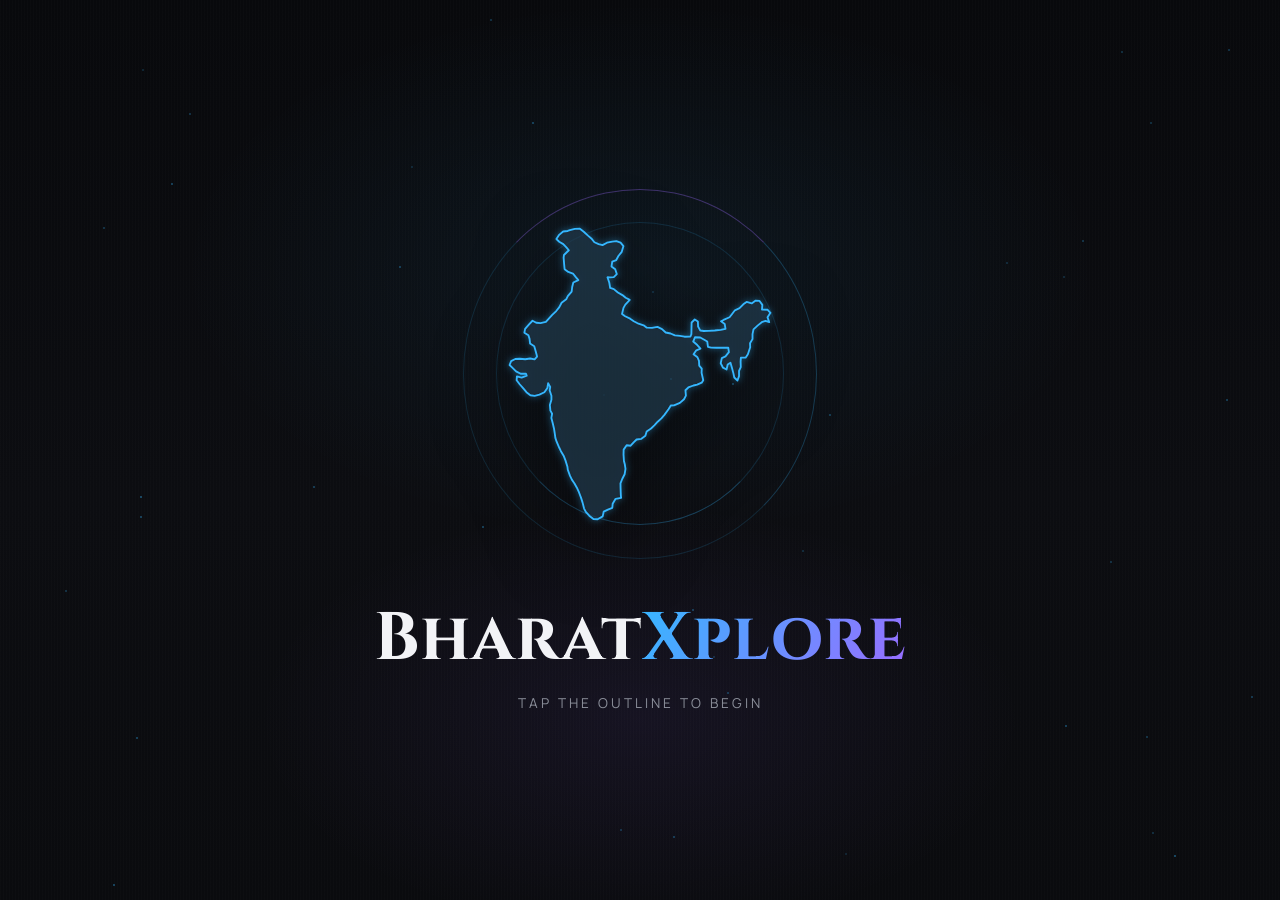
<file: index.html>
<!DOCTYPE html>
<html lang="en">
<head>
<meta charset="UTF-8">
<meta name="viewport" content="width=device-width, initial-scale=1.0">
<title>BharatXplore</title>
<link rel="preconnect" href="https://fonts.googleapis.com">
<link rel="preconnect" href="https://fonts.gstatic.com" crossorigin>
<link href="https://fonts.googleapis.com/css2?family=Cinzel:wght@600;700;800&family=Manrope:wght@400;500;600;700&display=swap" rel="stylesheet">
<link rel="stylesheet" href="index.css">
</head>
<body>

<div class="stage" id="stage">

  <!-- ambient floating particles -->
  <div class="particles" id="particles"></div>

  <!-- SCREEN 1: SPLASH -->
  <section class="screen" id="splash">
    <div class="map-wrap" id="mapWrap">
      <div class="ring ring-outer"></div>
      <div class="ring ring-inner"></div>

      <svg class="india-svg" id="indiaSvg" viewBox="0 0 480 640" fill="none">
        <path id="indiaPath" class="india-path"
          d="M 127.3 69.1 L 118.7 71.2 L 114.9 72.6 L 107.1 73.5 L 100.2 79.3 L 95.4 86.6 L 100.3 91.3 L 107.3 95.3 L 113.1 101.4 L 116.9 105.9 L 108.5 114.1 L 107.9 118.9 L 108.8 130.2 L 109.6 138.7 L 116.0 143.5 L 124.0 146.2 L 129.0 152.5 L 133.4 157.6 L 124.7 161.7 L 122.7 169.5 L 121.8 177.4 L 115.1 185.2 L 112.4 190.8 L 104.4 196.7 L 100.5 204.4 L 95.1 211.1 L 88.2 217.8 L 82.7 223.9 L 77.2 230.0 L 68.0 232.0 L 60.5 231.4 L 54.1 227.9 L 48.1 234.3 L 41.3 242.0 L 40.0 248.5 L 47.0 253.1 L 49.0 259.3 L 49.9 267.4 L 57.1 272.0 L 59.7 281.0 L 62.0 289.9 L 57.7 294.6 L 50.1 293.2 L 41.5 294.5 L 32.1 293.7 L 24.3 294.1 L 17.1 297.7 L 14.4 304.4 L 19.6 309.4 L 25.6 315.4 L 33.6 319.6 L 42.8 319.5 L 44.1 323.0 L 35.3 326.1 L 27.1 324.2 L 26.6 330.8 L 31.9 337.7 L 37.8 344.5 L 43.6 351.5 L 50.4 356.8 L 57.8 357.7 L 66.0 355.6 L 74.6 351.6 L 79.8 344.2 L 81.1 335.9 L 84.7 342.2 L 83.8 348.4 L 86.8 357.7 L 86.8 364.4 L 84.1 373.6 L 85.0 383.3 L 88.0 388.7 L 86.7 396.0 L 89.1 405.3 L 91.2 414.2 L 92.4 421.6 L 93.6 430.5 L 96.0 437.6 L 100.4 447.6 L 103.2 453.5 L 108.4 462.4 L 111.1 469.4 L 114.5 480.4 L 115.1 485.6 L 119.0 496.3 L 122.4 503.1 L 126.7 509.3 L 130.6 516.3 L 134.4 524.5 L 137.8 533.4 L 140.7 542.5 L 143.3 552.8 L 146.3 558.6 L 152.2 565.1 L 159.4 570.9 L 166.7 571.2 L 175.5 566.2 L 177.2 558.0 L 184.5 554.5 L 192.1 551.4 L 192.7 544.5 L 197.8 535.9 L 207.3 534.2 L 206.8 529.0 L 206.4 517.9 L 206.2 509.2 L 209.4 501.2 L 213.4 493.4 L 214.9 484.2 L 213.8 476.6 L 212.2 470.4 L 211.5 459.4 L 211.7 450.8 L 216.9 443.2 L 223.8 444.1 L 229.4 438.0 L 234.1 433.3 L 242.4 432.1 L 249.3 426.9 L 251.5 419.3 L 259.1 414.3 L 265.2 408.4 L 270.6 402.5 L 277.0 396.8 L 282.2 390.7 L 289.6 380.6 L 293.3 374.5 L 298.8 374.3 L 309.0 370.0 L 316.1 363.7 L 319.4 357.3 L 318.6 348.1 L 323.6 343.3 L 332.4 339.9 L 338.9 338.3 L 346.7 335.0 L 349.4 330.7 L 346.5 318.1 L 346.8 310.7 L 342.4 305.4 L 342.0 297.3 L 339.4 291.0 L 332.6 285.7 L 337.4 279.0 L 344.6 276.0 L 339.1 269.9 L 332.0 263.8 L 335.2 256.4 L 344.2 256.9 L 351.9 261.3 L 356.3 263.7 L 357.6 273.0 L 363.1 274.4 L 371.9 274.6 L 384.0 274.6 L 392.7 274.6 L 393.8 282.3 L 387.9 289.4 L 381.6 292.4 L 379.6 301.5 L 383.6 309.1 L 389.7 312.2 L 391.7 303.6 L 396.5 300.5 L 398.9 308.8 L 401.6 318.9 L 403.1 326.0 L 408.6 331.3 L 411.3 323.6 L 411.3 314.8 L 414.3 308.0 L 414.0 298.6 L 414.5 291.6 L 422.6 291.8 L 426.6 285.8 L 430.6 273.7 L 430.3 266.8 L 434.6 259.7 L 434.6 251.0 L 436.3 242.9 L 443.8 235.9 L 451.7 229.7 L 457.1 228.2 L 463.5 230.3 L 460.6 222.0 L 465.6 214.1 L 460.8 208.9 L 451.0 208.4 L 451.6 200.4 L 446.8 193.6 L 440.1 193.0 L 433.2 197.9 L 424.3 195.4 L 418.7 199.4 L 412.2 206.2 L 404.2 209.8 L 399.0 216.6 L 394.9 221.8 L 384.6 226.5 L 380.1 228.9 L 386.6 233.7 L 387.9 242.0 L 379.6 243.6 L 369.4 244.8 L 359.0 245.5 L 350.4 245.6 L 344.3 244.7 L 340.5 238.0 L 340.1 229.3 L 334.7 225.8 L 329.3 230.9 L 329.1 239.6 L 328.9 251.1 L 327.3 255.1 L 316.9 255.5 L 309.1 254.0 L 300.3 253.2 L 292.8 249.9 L 284.4 248.2 L 278.1 242.3 L 270.2 238.6 L 260.7 240.2 L 251.8 239.8 L 246.2 235.8 L 237.4 233.0 L 229.2 228.7 L 222.9 224.3 L 214.2 220.1 L 208.9 216.2 L 211.4 205.6 L 214.6 200.0 L 222.3 191.9 L 215.2 188.2 L 209.5 183.5 L 201.7 179.0 L 194.7 173.2 L 188.4 171.2 L 186.9 162.2 L 183.7 152.7 L 188.0 152.8 L 194.6 152.4 L 199.9 147.3 L 197.1 138.9 L 190.7 134.0 L 192.0 125.6 L 198.9 122.9 L 202.6 115.9 L 208.4 108.7 L 211.3 98.9 L 206.4 92.9 L 199.1 90.1 L 192.2 90.9 L 182.9 92.9 L 175.2 97.0 L 168.4 95.2 L 161.1 92.1 L 155.8 85.5 L 150.0 80.7 L 142.7 73.9 L 136.0 68.8 Z"
        />
      </svg>
    </div>

    <h1 class="title" id="title">Bharat<span>Xplore</span></h1>
    <p class="subtitle" id="subtitle">Tap the outline to begin</p>
  </section>

</div>

<script src="index.js"></script>
</body>
</html>
</file>
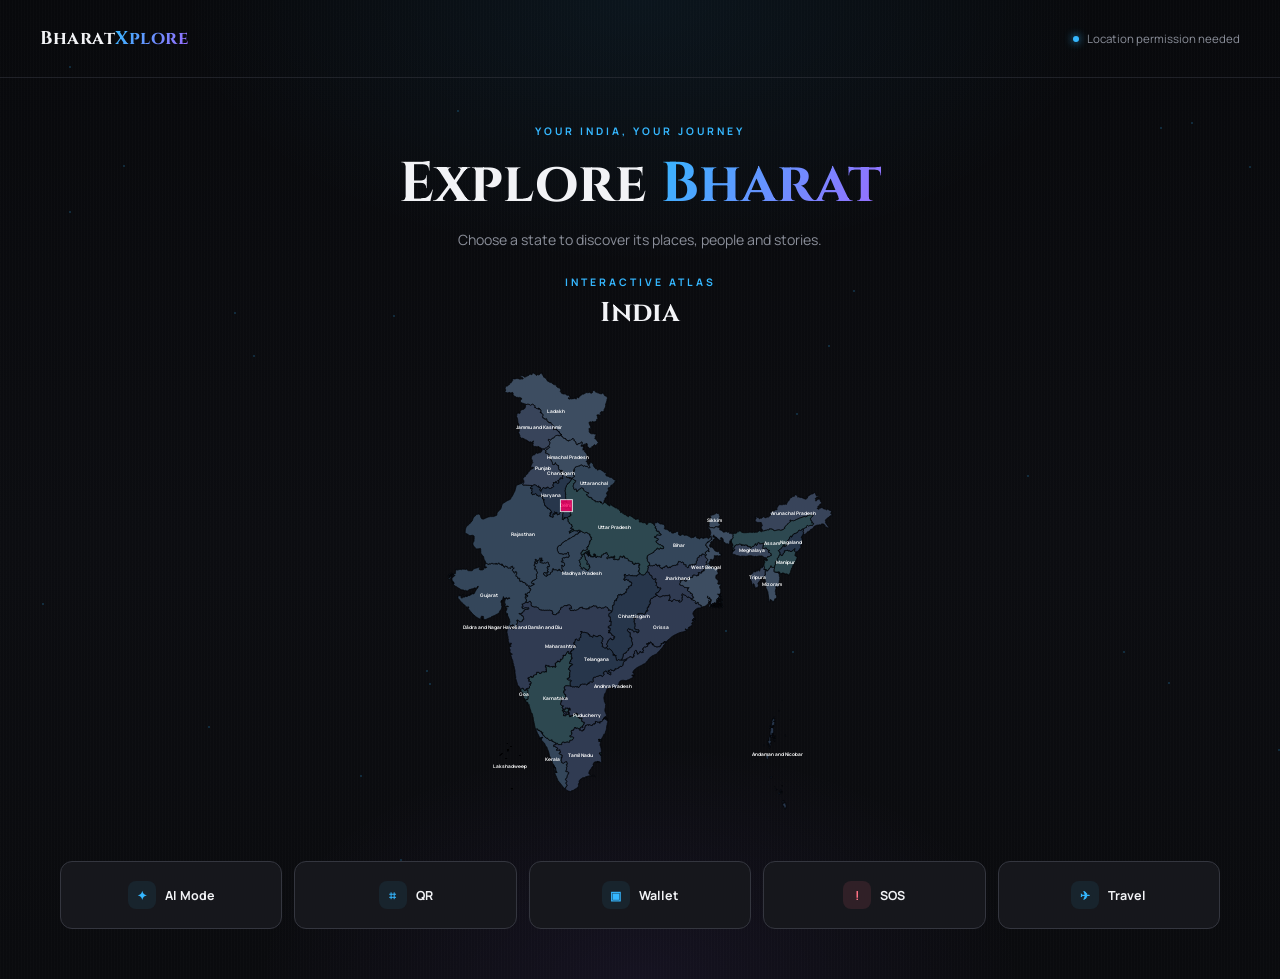
<file: Dashboard.html>
<!DOCTYPE html>
<html lang="en">

<head>
    <meta charset="UTF-8">
    <meta name="viewport" content="width=device-width, initial-scale=1.0">

    <title>BharatXplore | Dashboard</title>

    <!-- Google Fonts -->
    <link rel="preconnect" href="https://fonts.googleapis.com">
    <link rel="preconnect" href="https://fonts.gstatic.com" crossorigin>

    <link
        href="https://fonts.googleapis.com/css2?family=Cinzel:wght@600;700;800&family=Manrope:wght@400;500;600;700&display=swap"
        rel="stylesheet"
    >

    <!-- Dashboard CSS -->
    <link rel="stylesheet" href="dashboard.css">
</head>


<body>

<div class="stage">

    <!-- Background particles -->
    <div class="particles" id="particles"></div>


    <!-- =========================
         TOP BAR
    ========================== -->

    <header class="topbar">

        <!-- Brand -->
        <a class="brand" href="index.html">
            Bharat<span>Xplore</span>
        </a>


        <!-- Current Location -->
        <div class="location-status" aria-live="polite">

            <span class="status-dot"></span>

            <span id="locationText">
                Requesting your location...
            </span>

        </div>

    </header>



    <!-- =========================
         DASHBOARD
    ========================== -->

    <main class="dashboard">


        <!-- =========================
             INTRO
        ========================== -->

        <section class="intro">

            <p class="eyebrow">
                YOUR INDIA, YOUR JOURNEY
            </p>

            <h1>
                Explore <span>Bharat</span>
            </h1>

            <p class="intro-copy">
                Choose a state to discover its places, people and stories.
            </p>

        </section>



        <!-- =========================
             INDIA MAP
        ========================== -->

        <section
            class="explorer"
            aria-label="India state explorer"
        >

            <div class="map-heading">

                <div>

                    <p class="map-kicker">
                        INTERACTIVE ATLAS
                    </p>

                    <h2>
                        India
                    </h2>

                </div>


                <!-- Hidden location button
                     kept because Dashboard.js uses it -->

                <button
                    class="locate-button"
                    id="locateButton"
                    type="button"
                >
                    Use my location
                </button>

            </div>



            <!-- MAP -->

            <div class="map-shell">

                <div
                    id="map"
                    aria-label="Map of India with clickable states"
                ></div>

            </div>

        </section>



        <!-- =========================
             FIVE MAIN FEATURES
        ========================== -->

        <nav
            class="feature-nav"
            aria-label="BharatXplore features"
        >


            <!-- 1. AI MODE -->

            <button
                class="feature-button"
                data-feature="AI Mode"
                type="button"
            >

                <span class="feature-icon">
                    ✦
                </span>

                <span>
                    AI Mode
                </span>

            </button>



            <!-- 2. QR -->

            <button
                class="feature-button"
                data-feature="QR"
                type="button"
            >

                <span class="feature-icon">
                    ⌗
                </span>

                <span>
                    QR
                </span>

            </button>



            <!-- 3. WALLET -->

            <button
                class="feature-button"
                data-feature="Wallet"
                type="button"
            >

                <span class="feature-icon">
                    ▣
                </span>

                <span>
                    Wallet
                </span>

            </button>



            <!-- 4. SOS -->

            <button
                class="feature-button feature-sos"
                data-feature="SOS"
                type="button"
            >

                <span class="feature-icon">
                    !
                </span>

                <span>
                    SOS
                </span>

            </button>



            <!-- 5. TRAVEL -->

            <button
                class="feature-button"
                data-feature="Travel"
                type="button"
            >

                <span class="feature-icon">
                    ✈
                </span>

                <span>
                    Travel
                </span>

            </button>


        </nav>


    </main>



    <!-- =========================
         DEMO POPUP
    ========================== -->

    <div
        class="demo-overlay"
        id="demoOverlay"
        hidden
    >

        <div
            class="demo-box"
            role="dialog"
            aria-modal="true"
            aria-labelledby="demoTitle"
        >


            <!-- Close -->

            <button
                class="close-button"
                id="closeDemo"
                type="button"
                aria-label="Close"
            >
                ×
            </button>



            <p class="map-kicker">
                BHARATXPLORE DEMO
            </p>



            <h2 id="demoTitle">
                BharatXplore Demo
            </h2>



            <p id="demoText">
                This experience is ready for the next step.
            </p>


        </div>

    </div>


</div>



<!-- =========================
     MAP DATA
========================== -->

<script src="mapdata.js"></script>


<!-- =========================
     DASHBOARD JAVASCRIPT
========================== -->

<script src="dashboard.js"></script>


<!-- =========================
     SIMPLEMAPS INDIA MAP
========================== -->

<script src="countrymap.js"></script>


</body>
</html>
</file>
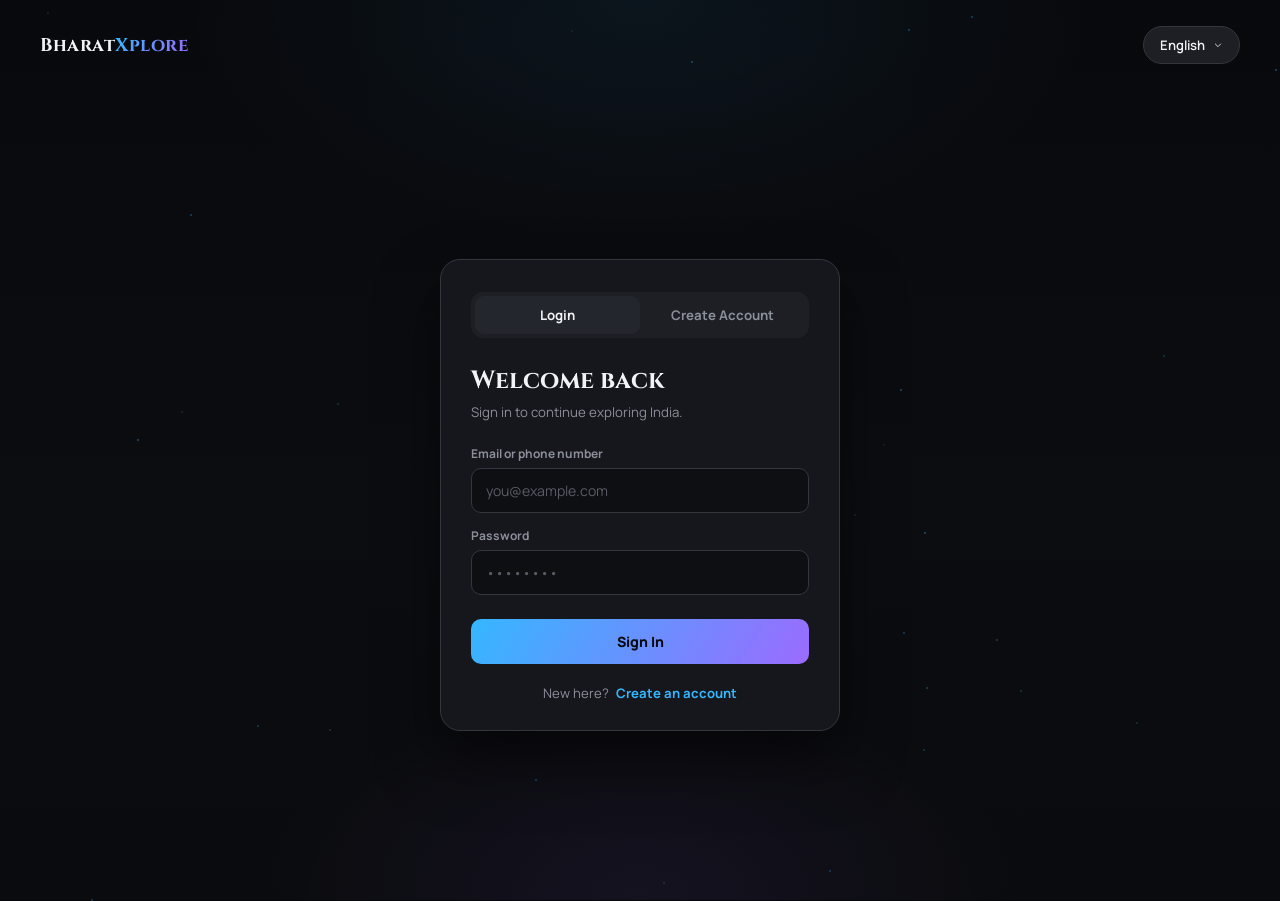
<file: Login.html>
<!DOCTYPE html>
<html lang="en">
<head>
<meta charset="UTF-8">
<meta name="viewport" content="width=device-width, initial-scale=1.0">
<title>BharatXplore — Sign In</title>
<link rel="preconnect" href="https://fonts.googleapis.com">
<link rel="preconnect" href="https://fonts.gstatic.com" crossorigin>
<link href="https://fonts.googleapis.com/css2?family=Cinzel:wght@600;700;800&family=Manrope:wght@400;500;600;700&display=swap" rel="stylesheet">
<link rel="stylesheet" href="login.css">
</head>
<body>

<div class="stage">
  <div class="particles" id="particles"></div>

  <!-- top bar -->
  <header class="topbar">
    <div class="brand">Bharat<span>Xplore</span></div>

    <div class="lang-wrap">
      <button class="lang-btn" id="langBtn">
        <span id="langLabel">English</span>
        <svg width="10" height="10" viewBox="0 0 24 24" fill="none" stroke="currentColor" stroke-width="2"><path d="M19 9l-7 7-7-7"/></svg>
      </button>
      <div class="lang-menu" id="langMenu"></div>
    </div>
  </header>

  <!-- auth card -->
  <main class="auth-wrap">
    <div class="auth-card">

      <div class="tabs">
        <button class="tab active" id="tabLogin" data-i18n="tabLogin">Login</button>
        <button class="tab" id="tabSignup" data-i18n="tabSignup">Create Account</button>
      </div>

      <!-- LOGIN FORM -->
      <form class="form active" id="loginForm">
        <h1 class="form-title" data-i18n="loginTitle">Welcome back</h1>
        <p class="form-sub" data-i18n="loginSub">Sign in to continue exploring India.</p>

        <label class="field-label" data-i18n="emailLabel">Email or phone number</label>
        <input class="field-input" type="text" placeholder="you@example.com" required>

        <label class="field-label" data-i18n="passLabel">Password</label>
        <input class="field-input" type="password" placeholder="••••••••" required>

        <button type="submit" class="submit-btn" data-i18n="signinBtn">Sign In</button>
      </form>

      <!-- CREATE ACCOUNT FORM -->
      <form class="form" id="signupForm">
        <h1 class="form-title" data-i18n="signupTitle">Create your account</h1>
        <p class="form-sub" data-i18n="signupSub">Join to save trips and unlock village passes.</p>

        <label class="field-label" data-i18n="nameLabel">Full name</label>
        <input class="field-input" type="text" placeholder="Jaanu" required>

        <label class="field-label" data-i18n="emailLabel">Email or phone number</label>
        <input class="field-input" type="text" placeholder="you@example.com" required>

        <label class="field-label" data-i18n="passLabel">Password</label>
        <input class="field-input" type="password" placeholder="••••••••" required>

        <label class="field-label" data-i18n="confirmLabel">Confirm password</label>
        <input class="field-input" type="password" placeholder="••••••••" required>

        <button type="submit" class="submit-btn" data-i18n="createBtn">Create Account</button>
      </form>

      <p class="switch-line">
        <span id="switchText" data-i18n="switchToSignup">New here?</span>
        <a id="switchLink" data-i18n="switchLinkSignup">Create an account</a>
      </p>
    </div>
  </main>

  <!-- confirmation placeholder (shown after submit) -->
  <div class="confirm-overlay" id="confirmOverlay">
    <div class="confirm-box">
      <p class="confirm-label" id="confirmLabel" data-i18n="confirmedLabel">Signed in</p>
      <h2 class="confirm-heading" id="confirmHeading" data-i18n="confirmHeading">Dashboard file comes next.</h2>
      <button class="back-btn" id="confirmBack" data-i18n="confirmBack">Back to form</button>
    </div>
  </div>
</div>

<script src="login.js"></script>
</body>
</html>
</file>
<file: index.css>
:root{
  --black: #06070a;
  --cement-1: #16171c;
  --cement-2: #202228;
  --cement-line: #34363f;
  --ash: #8b8f9a;
  --blue: #35b7ff;
  --purple: #9b6bff;
  --white: #f2f3f6;
}

*{ margin:0; padding:0; box-sizing:border-box; }

html, body{
  width:100%; height:100%;
  background: var(--black);
  overflow:hidden;
  font-family:'Manrope', sans-serif;
}

.stage{
  position:relative;
  width:100vw; height:100vh;
  background:
    radial-gradient(ellipse 60% 50% at 50% 30%, rgba(53,183,255,0.07), transparent 60%),
    radial-gradient(ellipse 50% 40% at 50% 80%, rgba(155,107,255,0.08), transparent 60%),
    linear-gradient(180deg, #08090c 0%, #0c0d11 55%, #0a0b0e 100%);
}

/* faint cement texture via layered noise-like gradients */
.stage::before{
  content:"";
  position:absolute; inset:0;
  background-image:
    repeating-linear-gradient(90deg, rgba(255,255,255,0.012) 0px, rgba(255,255,255,0.012) 1px, transparent 1px, transparent 3px);
  pointer-events:none;
}

.particles{
  position:absolute; inset:0;
  pointer-events:none;
}
.particle{
  position:absolute;
  width:2px; height:2px;
  border-radius:50%;
  background: var(--blue);
  opacity:0.35;
  animation: drift linear infinite;
}
@keyframes drift{
  from{ transform:translateY(0); }
  to{ transform:translateY(-120vh); }
}

.screen{
  position:absolute; inset:0;
  display:flex;
  flex-direction:column;
  align-items:center;
  justify-content:center;
  transition: opacity .7s ease, transform .7s ease;
}

#splash.leaving{
  opacity:0;
  transform: scale(1.04);
  pointer-events:none;
}

/* ---------- MAP + 3D DEPTH ---------- */
.map-wrap{
  position:relative;
  width: min(300px, 60vw);
  height: min(370px, 55vh);
  display:flex;
  align-items:center;
  justify-content:center;
  perspective: 900px;
  cursor:pointer;
  margin-bottom: 34px;
}

.ring{
  position:absolute;
  border-radius:50%;
  border:1px solid rgba(53,183,255,0.15);
  pointer-events:none;
}
.ring-outer{
  width:118%; height:100%;
  animation: spin 22s linear infinite;
  border-top-color: rgba(155,107,255,0.35);
  border-right-color: rgba(53,183,255,0.25);
}
.ring-inner{
  width:96%; height:82%;
  animation: spin 16s linear infinite reverse;
  border-bottom-color: rgba(53,183,255,0.3);
}
@keyframes spin{
  to{ transform: rotate(360deg); }
}

.india-svg{
  width:100%; height:100%;
  transform-style: preserve-3d;
  filter: drop-shadow(0 25px 40px rgba(0,0,0,0.6));
  transition: transform .15s ease-out;
}

.india-path{
  fill: rgba(32,34,40,0.55);
  stroke: var(--blue);
  stroke-width: 3.2;
  stroke-linecap: round;
  stroke-linejoin: round;
  stroke-dasharray: 2170;
  stroke-dashoffset: 2170;
  filter: drop-shadow(0 0 6px rgba(53,183,255,0.5));
}

.india-path.tracing{
  animation: trace 2.6s cubic-bezier(.65,0,.35,1) forwards;
}
.india-path.pulsing{
  animation: pulseGlow 2.4s ease-in-out infinite;
}

@keyframes trace{
  to{ stroke-dashoffset: 0; }
}

@keyframes pulseGlow{
  0%, 100%{
    stroke: var(--blue);
    filter: drop-shadow(0 0 6px rgba(53,183,255,0.55));
  }
  50%{
    stroke: var(--purple);
    filter: drop-shadow(0 0 22px rgba(155,107,255,0.75));
  }
}

/* ---------- TITLE ---------- */
.title{
  font-family:'Cinzel', serif;
  font-weight:700;
  font-size: clamp(2.4rem, 7vw, 4.2rem);
  letter-spacing: 1px;
  color: var(--white);
  opacity:0;
  transform: translateY(14px);
  animation: riseIn .8s ease forwards;
  animation-delay: 2.5s;
}
.title span{
  background: linear-gradient(120deg, var(--blue), var(--purple));
  -webkit-background-clip: text;
  -webkit-text-fill-color: transparent;
}

.subtitle{
  margin-top:10px;
  font-size:0.85rem;
  letter-spacing:3px;
  text-transform:uppercase;
  color: var(--ash);
  opacity:0;
  animation: riseIn .8s ease forwards;
  animation-delay: 2.85s;
}

@keyframes riseIn{
  to{ opacity:1; transform:translateY(0); }
}
</file>
<file: dashboard.css>
:root {
  --black: #06070a;
  --cement-1: #16171c;
  --cement-2: #1d1f25;
  --cement-3: #24262d;
  --cement-line: #34363f;
  --ash: #8b8f9a;
  --blue: #35b7ff;
  --purple: #9b6bff;
  --white: #f2f3f6;
}

* { margin: 0; padding: 0; box-sizing: border-box; }

html, body { min-height: 100%; background: var(--black); color: var(--white); font-family: 'Manrope', sans-serif; }
body { overflow-x: hidden; }
button, a { font: inherit; }
button { cursor: pointer; }

.stage {
  position: relative;
  min-height: 100vh;
  overflow: hidden;
  background:
    radial-gradient(ellipse 60% 45% at 50% 0%, rgba(53,183,255,.07), transparent 60%),
    radial-gradient(ellipse 50% 40% at 50% 100%, rgba(155,107,255,.08), transparent 60%),
    linear-gradient(180deg, #08090c 0%, #0c0d11 55%, #0a0b0e 100%);
}

.stage::before { content: ''; position: absolute; inset: 0; pointer-events: none; background: repeating-linear-gradient(90deg, rgba(255,255,255,.012) 0 1px, transparent 1px 3px); }
.particles { position: absolute; inset: 0; pointer-events: none; }
.particle { position: absolute; width: 2px; height: 2px; border-radius: 50%; background: var(--blue); opacity: .25; animation: drift linear infinite; }
@keyframes drift { from { transform: translateY(0); } to { transform: translateY(-120vh); } }

.topbar { position: relative; z-index: 2; display: flex; align-items: center; justify-content: space-between; padding: 26px 40px; border-bottom: 1px solid rgba(52,54,63,.55); }
.brand { color: var(--white); text-decoration: none; font: 700 1.15rem 'Cinzel', serif; letter-spacing: .5px; }
.brand span, .intro h1 span { background: linear-gradient(120deg, var(--blue), var(--purple)); -webkit-background-clip: text; background-clip: text; -webkit-text-fill-color: transparent; }
.location-status { display: flex; align-items: center; gap: 8px; color: var(--ash); font-size: .72rem; }
.status-dot { width: 6px; height: 6px; border-radius: 50%; background: var(--blue); box-shadow: 0 0 9px var(--blue); }
.profile-button, .locate-button { border: 1px solid var(--cement-line); border-radius: 100px; color: var(--white); background: var(--cement-2); transition: border-color .2s ease, color .2s ease; }
.profile-button { padding: 9px 16px; font-size: .75rem; }
.profile-button:hover, .locate-button:hover { border-color: var(--blue); color: var(--blue); }

.dashboard { position: relative; z-index: 1; width: min(1160px, calc(100% - 40px)); margin: 0 auto; padding: 46px 0 50px; }
.intro { text-align: center; }
.eyebrow, .map-kicker { color: var(--blue); font-size: .65rem; font-weight: 700; letter-spacing: 3px; text-transform: uppercase; }
.intro h1 { margin-top: 8px; font: 700 clamp(2.1rem, 5vw, 3.5rem) 'Cinzel', serif; }
.intro-copy { margin-top: 8px; color: var(--ash); font-size: .88rem; }

.explorer { margin-top: 26px; padding: 0; }
.map-heading { display: flex; align-items: center; justify-content: center; }
.map-heading > div { text-align: center; }
.map-heading h2 { margin-top: 5px; font: 700 1.7rem 'Cinzel', serif; }
.locate-button { display: none; }
/* INDIA MAP — EXACT CENTER */
.map-shell {
    width: 100%;
    height: 500px;
    margin-top: 10px;
    overflow: hidden;
    display: flex;
    align-items: center;
    justify-content: center;
}

#map {
    position: relative;
    width: 100%;
    height: 100%;
    overflow: hidden;
    display: flex;
    align-items: center;
    justify-content: center;
}

#map svg {
    position: absolute !important;
    top: 50% !important;
    left: 50% !important;
    right: auto !important;
    bottom: auto !important;

    width: 480px !important;
    height: 480px !important;

    max-width: 85% !important;
    max-height: 90% !important;

    margin: 0 !important;
    transform: translate(-50%, -50%) !important;
}
.feature-nav { display: grid; grid-template-columns: repeat(5, 1fr); gap: 12px; margin-top: 20px; }
.feature-button { display: flex; min-height: 68px; align-items: center; justify-content: center; gap: 9px; border: 1px solid var(--cement-line); border-radius: 12px; color: var(--white); background: var(--cement-1); font-size: .78rem; font-weight: 700; transition: transform .2s ease, border-color .2s ease, background .2s ease; }
.feature-button:hover { transform: translateY(-2px); border-color: var(--blue); background: var(--cement-2); }
.feature-icon { display: grid; width: 28px; height: 28px; place-items: center; border-radius: 8px; color: var(--blue); background: #18242d; }
.feature-sos .feature-icon { color: #ff7184; background: #302027; }

.demo-overlay { position: fixed; inset: 0; z-index: 20; display: flex; align-items: center; justify-content: center; padding: 20px; background: rgba(6,7,10,.86); backdrop-filter: blur(7px); }
.demo-overlay[hidden] { display: none; }
.demo-box { position: relative; width: min(420px, 100%); padding: 34px 30px; border: 1px solid var(--cement-line); border-radius: 18px; background: var(--cement-1); text-align: center; box-shadow: 0 30px 70px rgba(0,0,0,.55); }
.demo-box h2 { margin: 12px 0 8px; font: 700 1.7rem 'Cinzel', serif; }
.demo-box p:last-child { color: var(--ash); font-size: .82rem; line-height: 1.5; }
.close-button { position: absolute; top: 12px; right: 14px; border: 0; color: var(--ash); background: transparent; font-size: 1.5rem; }

@media (max-width: 700px) {
  .topbar { padding: 20px 18px; }
  .location-status { position: absolute; top: 61px; left: 50%; transform: translateX(-50%); white-space: nowrap; }
  .dashboard { width: min(100% - 24px, 560px); padding-top: 42px; }
  .explorer { padding: 0; }
  .map-shell { height: 570px; min-height: 0; }
  #map svg { width: min(390px, 82vw); }
  .feature-nav { grid-template-columns: repeat(2, 1fr); }
  .feature-button:last-child { grid-column: 1 / -1; }
}
</file>
<file: login.css>
:root{
  --black: #06070a;
  --cement-1: #16171c;
  --cement-2: #1d1f25;
  --cement-3: #24262d;
  --cement-line: #34363f;
  --ash: #8b8f9a;
  --blue: #35b7ff;
  --purple: #9b6bff;
  --white: #f2f3f6;
}

*{ margin:0; padding:0; box-sizing:border-box; }

html, body{
  width:100%; min-height:100%;
  background: var(--black);
  font-family:'Manrope', sans-serif;
  color: var(--white);
}

.stage{
  position:relative;
  min-height:100vh;
  background:
    radial-gradient(ellipse 60% 45% at 50% 0%, rgba(53,183,255,0.07), transparent 60%),
    radial-gradient(ellipse 50% 40% at 50% 100%, rgba(155,107,255,0.08), transparent 60%),
    linear-gradient(180deg, #08090c 0%, #0c0d11 55%, #0a0b0e 100%);
  display:flex;
  flex-direction:column;
}

.particles{ position:absolute; inset:0; pointer-events:none; z-index:0; }
.particle{
  position:absolute; width:2px; height:2px; border-radius:50%;
  background: var(--blue); opacity:0.3;
  animation: drift linear infinite;
}
@keyframes drift{ from{ transform:translateY(0);} to{ transform:translateY(-120vh);} }

/* ---------- TOP BAR ---------- */
.topbar{
  position:relative; z-index:2;
  display:flex; align-items:center; justify-content:space-between;
  padding: 26px 40px;
}
.brand{
  font-family:'Cinzel', serif;
  font-weight:700;
  font-size:1.15rem;
  letter-spacing:0.5px;
}
.brand span{
  background: linear-gradient(120deg, var(--blue), var(--purple));
  -webkit-background-clip:text; -webkit-text-fill-color:transparent;
}

.lang-wrap{ position:relative; }
.lang-btn{
  display:flex; align-items:center; gap:8px;
  background: var(--cement-2);
  border:1px solid var(--cement-line);
  color: var(--white);
  padding:9px 16px;
  border-radius:100px;
  font-family:'Manrope', sans-serif;
  font-size:0.82rem;
  font-weight:600;
  cursor:pointer;
  transition: border-color .2s ease;
}
.lang-btn:hover{ border-color: var(--blue); }

.lang-menu{
  display:none;
  position:absolute; right:0; top:calc(100% + 8px);
  width:220px; max-height:280px; overflow-y:auto;
  background: var(--cement-1);
  border:1px solid var(--cement-line);
  border-radius:14px;
  padding:6px;
  z-index:10;
  box-shadow: 0 20px 40px rgba(0,0,0,0.5);
}
.lang-menu.open{ display:block; }
.lang-option{
  display:block; width:100%; text-align:left;
  background:none; border:none;
  color: var(--white);
  padding:10px 12px;
  border-radius:8px;
  font-size:0.82rem;
  font-family:'Manrope', sans-serif;
  cursor:pointer;
}
.lang-option:hover{ background: var(--cement-3); color: var(--blue); }
.lang-option.selected{ color: var(--blue); font-weight:700; }

/* ---------- AUTH CARD ---------- */
.auth-wrap{
  position:relative; z-index:1;
  flex:1;
  display:flex; align-items:center; justify-content:center;
  padding: 20px;
}

.auth-card{
  width:100%; max-width:400px;
  background: var(--cement-1);
  border:1px solid var(--cement-line);
  border-radius:20px;
  padding: 32px 30px 28px;
  box-shadow: 0 30px 60px rgba(0,0,0,0.5);
}

.tabs{
  display:flex;
  background: var(--cement-2);
  border-radius:12px;
  padding:4px;
  margin-bottom:26px;
}
.tab{
  flex:1;
  padding:10px 0;
  background:none;
  border:none;
  color: var(--ash);
  font-family:'Manrope', sans-serif;
  font-size:0.83rem;
  font-weight:700;
  border-radius:9px;
  cursor:pointer;
  transition: all .2s ease;
}
.tab.active{
  background: var(--cement-3);
  color: var(--white);
}

.form{ display:none; flex-direction:column; }
.form.active{ display:flex; }

.form-title{
  font-family:'Cinzel', serif;
  font-size:1.55rem;
  margin-bottom:6px;
}
.form-sub{
  color: var(--ash);
  font-size:0.83rem;
  margin-bottom:22px;
  line-height:1.5;
}

.field-label{
  font-size:0.75rem;
  font-weight:700;
  color: var(--ash);
  margin-bottom:6px;
  margin-top:14px;
}
.field-label:first-of-type{ margin-top:0; }

.field-input{
  width:100%;
  padding:12px 14px;
  background: #0e0f13;
  border:1px solid var(--cement-line);
  border-radius:10px;
  color: var(--white);
  font-family:'Manrope', sans-serif;
  font-size:0.88rem;
  outline:none;
  transition: border-color .2s ease;
}
.field-input:focus{ border-color: var(--blue); }
.field-input::placeholder{ color:#585c66; }

.submit-btn{
  margin-top:24px;
  padding:13px;
  border:none;
  border-radius:10px;
  background: linear-gradient(120deg, var(--blue), var(--purple));
  color:#08090c;
  font-family:'Manrope', sans-serif;
  font-weight:800;
  font-size:0.88rem;
  cursor:pointer;
  transition: transform .2s ease, filter .2s ease;
}
.submit-btn:hover{ transform: translateY(-1px); filter: brightness(1.08); }

.switch-line{
  text-align:center;
  margin-top:20px;
  font-size:0.82rem;
  color: var(--ash);
}
.switch-line a{
  color: var(--blue);
  font-weight:700;
  cursor:pointer;
  margin-left:4px;
}

/* ---------- CONFIRM OVERLAY ---------- */
.confirm-overlay{
  position:fixed; inset:0;
  background: rgba(6,7,10,0.88);
  backdrop-filter: blur(6px);
  display:none;
  align-items:center; justify-content:center;
  z-index:20;
  flex-direction:column;
  text-align:center;
  padding:20px;
}
.confirm-overlay.active{ display:flex; }
.confirm-label{
  color: var(--blue);
  font-size:0.8rem;
  letter-spacing:3px;
  text-transform:uppercase;
  margin-bottom:14px;
}
.confirm-heading{
  font-family:'Cinzel', serif;
  font-size:1.6rem;
  max-width:400px;
  margin-bottom:30px;
}
.back-btn{
  padding:12px 26px;
  border-radius:100px;
  border:1px solid var(--cement-line);
  background: var(--cement-2);
  color: var(--white);
  font-family:'Manrope', sans-serif;
  font-size:0.83rem;
  font-weight:600;
  cursor:pointer;
}
.back-btn:hover{ border-color: var(--blue); }
</file>
